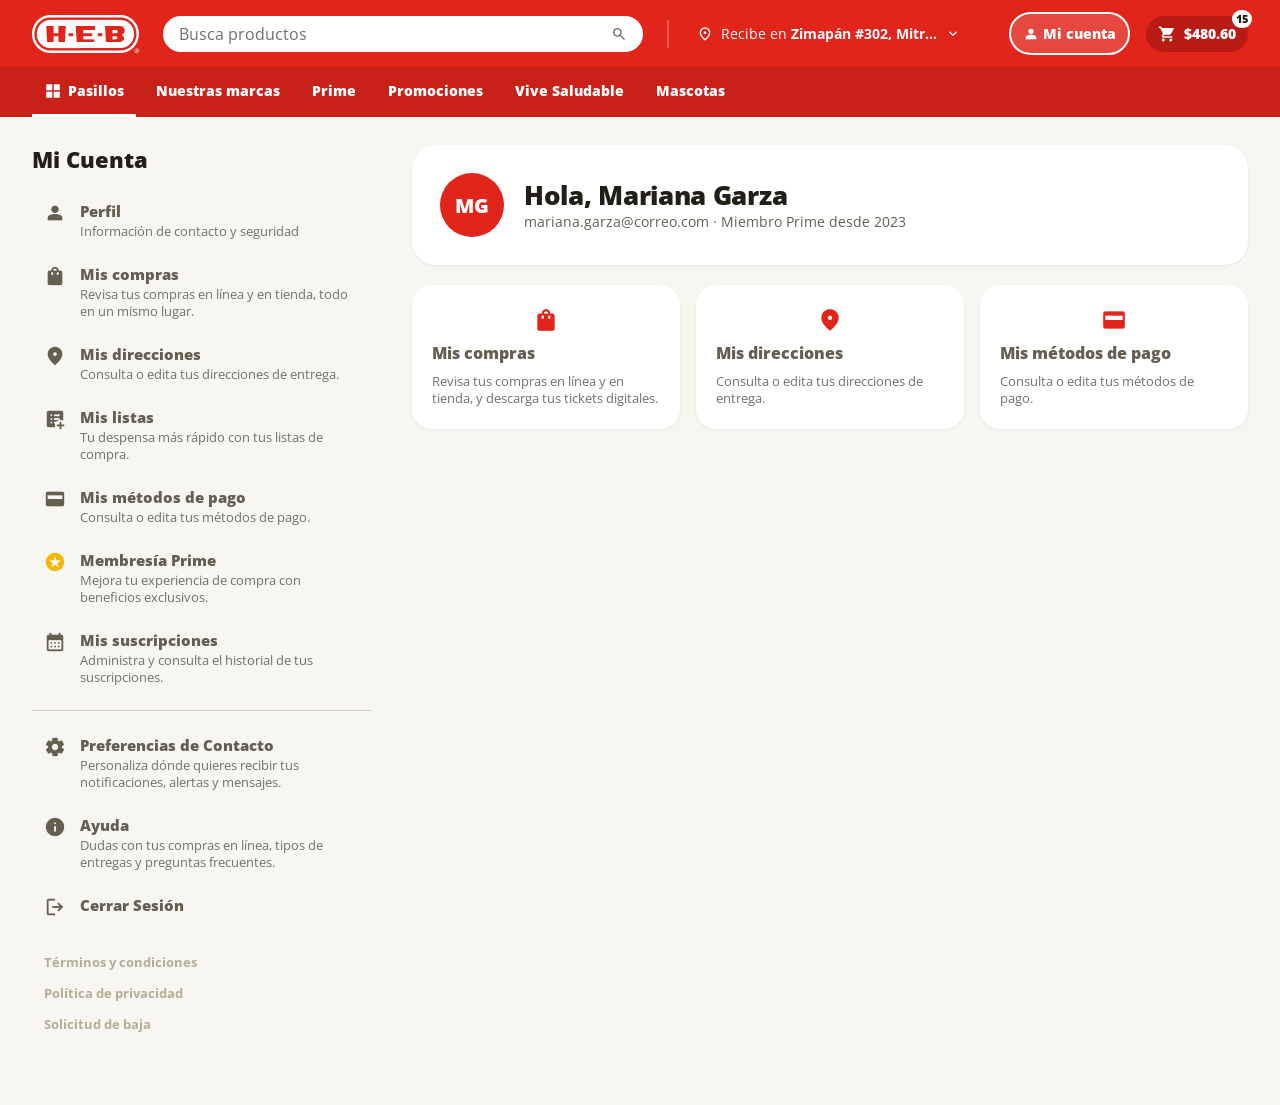
<file: index.html>
<!DOCTYPE html>
<html lang="es">
<head>
  <meta charset="UTF-8">
  <meta name="viewport" content="width=device-width, initial-scale=1.0">
  <title>Mi cuenta — H-E-B</title>
  <link rel="preconnect" href="https://fonts.googleapis.com">
  <link rel="preconnect" href="https://fonts.gstatic.com" crossorigin>
  <link href="https://fonts.googleapis.com/css2?family=Open+Sans:wght@400;600;700;800&display=swap" rel="stylesheet">
  <link href="https://fonts.googleapis.com/css2?family=Material+Symbols+Outlined:opsz,wght,FILL,GRAD@20..48,100..700,0..1,-50..200&display=swap" rel="stylesheet">
  <link rel="stylesheet" href="style.css?v=10">
  <link rel="stylesheet" href="cuenta.css?v=10">
</head>
<body>

<!-- ══ HEADER ══ -->
<header class="heb-header">
  <div class="heb-header-top">
    <button class="heb-icon-btn heb-header-lead-btn" aria-label="Menú"><span class="msi" aria-hidden="true">menu</span></button>

    <a class="heb-logo-link" href="index.html" aria-label="H-E-B">
      <img class="heb-logo" src="Assets/logo-heb-blanco.png" alt="H-E-B">
    </a>

    <button class="heb-search-bar" aria-label="Buscar en H-E-B">
      <span>Busca en H-E-B</span>
      <span class="msi" aria-hidden="true">search</span>
    </button>

    <div class="heb-search-desktop">
      <input type="text" placeholder="Busca productos" aria-label="Busca productos">
      <span class="msi" aria-hidden="true">search</span>
    </div>

    <div class="heb-header-divider" aria-hidden="true"></div>

    <button class="heb-delivery-pill">
      <span class="msi" aria-hidden="true">location_on</span>
      <span>Recibe en <strong>Zimapán #302, Mitr...</strong></span>
      <span class="msi" aria-hidden="true">keyboard_arrow_down</span>
    </button>

    <div class="heb-header-actions">
      <a class="heb-account-btn is-active" href="index.html">
        <span class="msi" aria-hidden="true">person</span><span>Mi cuenta</span>
      </a>
      <a class="heb-cart-btn" href="#">
        <span class="msi" aria-hidden="true">shopping_cart</span>
        <span>$480.60</span>
        <span class="heb-cart-badge">15</span>
      </a>
    </div>

    <a class="heb-icon-btn heb-cart-icon-btn" href="#" aria-label="Ir al carrito">
      <span class="msi" aria-hidden="true">shopping_cart</span>
      <span class="heb-cart-badge">15</span>
    </a>
  </div>

  <button class="heb-delivery-bar">
    ¿Cómo quieres recibir tu pedido?
    <span class="msi" aria-hidden="true">keyboard_arrow_down</span>
  </button>

  <nav class="heb-pleca" aria-label="Categorías">
    <button class="heb-pleca-item active"><span class="msi" aria-hidden="true">border_all</span> Pasillos</button>
    <button class="heb-pleca-item">Nuestras marcas</button>
    <button class="heb-pleca-item">Prime</button>
    <button class="heb-pleca-item">Promociones</button>
    <button class="heb-pleca-item">Vive Saludable</button>
    <button class="heb-pleca-item">Mascotas</button>
  </nav>
</header>

<!-- ══ CONTENIDO ══ -->
<main class="heb-main">

  <div class="page-bar page-bar--mobile-only">
    <a class="back-btn" href="#" aria-label="Regresar"><span class="msi" aria-hidden="true">arrow_back</span></a>
    <h1 class="vt-title">Mi cuenta</h1>
    <span class="page-bar-spacer" aria-hidden="true"></span>
  </div>

  <div class="acct-greet">
    <div class="acct-avatar" aria-hidden="true">MG</div>
    <div>
      <div class="acct-greet-hello">Hola,</div>
      <div class="acct-greet-name">Mariana Garza</div>
    </div>
  </div>

  <div class="account-layout">

    <!-- Navegación de la cuenta: contenido en mobile/tablet · sidebar en desktop -->
    <aside class="account-sidebar account-sidebar--page" aria-label="Mi cuenta">
      <h2 class="acct-title">Mi Cuenta</h2>

      <nav class="acct-nav">
        <a class="acct-item" href="#">
          <span class="msi" aria-hidden="true">person</span>
          <span class="acct-item-text"><strong>Perfil</strong><small>Información de contacto y seguridad</small></span>
          <span class="msi acct-chevron" aria-hidden="true">chevron_right</span>
        </a>

        <a class="acct-item" href="compras.html">
          <span class="msi" aria-hidden="true">shopping_bag</span>
          <span class="acct-item-text"><strong>Mis compras</strong><small>Revisa tus compras en línea y en tienda, todo en un mismo lugar.</small></span>
          <span class="msi acct-chevron" aria-hidden="true">chevron_right</span>
        </a>

        <a class="acct-item" href="#">
          <span class="msi" aria-hidden="true">location_on</span>
          <span class="acct-item-text"><strong>Mis direcciones</strong><small>Consulta o edita tus direcciones de entrega.</small></span>
          <span class="msi acct-chevron" aria-hidden="true">chevron_right</span>
        </a>

        <a class="acct-item" href="#">
          <span class="msi" aria-hidden="true">list_alt_add</span>
          <span class="acct-item-text"><strong>Mis listas</strong><small>Tu despensa más rápido con tus listas de compra.</small></span>
          <span class="msi acct-chevron" aria-hidden="true">chevron_right</span>
        </a>

        <a class="acct-item" href="#">
          <span class="msi" aria-hidden="true">credit_card</span>
          <span class="acct-item-text"><strong>Mis métodos de pago</strong><small>Consulta o edita tus métodos de pago.</small></span>
          <span class="msi acct-chevron" aria-hidden="true">chevron_right</span>
        </a>

        <a class="acct-item acct-item--prime" href="#">
          <span class="msi msi-fill" aria-hidden="true">stars</span>
          <span class="acct-item-text"><strong>Membresía Prime</strong><small>Mejora tu experiencia de compra con beneficios exclusivos.</small></span>
          <span class="msi acct-chevron" aria-hidden="true">chevron_right</span>
        </a>

        <a class="acct-item" href="#">
          <span class="msi" aria-hidden="true">calendar_month</span>
          <span class="acct-item-text"><strong>Mis suscripciones</strong><small>Administra y consulta el historial de tus suscripciones.</small></span>
          <span class="msi acct-chevron" aria-hidden="true">chevron_right</span>
        </a>

        <div class="acct-divider" role="separator"></div>

        <a class="acct-item" href="#">
          <span class="msi" aria-hidden="true">settings</span>
          <span class="acct-item-text"><strong>Preferencias de Contacto</strong><small>Personaliza dónde quieres recibir tus notificaciones, alertas y mensajes.</small></span>
          <span class="msi acct-chevron" aria-hidden="true">chevron_right</span>
        </a>

        <a class="acct-item" href="#">
          <span class="msi" aria-hidden="true">info</span>
          <span class="acct-item-text"><strong>Ayuda</strong><small>Dudas con tus compras en línea, tipos de entregas y preguntas frecuentes.</small></span>
          <span class="msi acct-chevron" aria-hidden="true">chevron_right</span>
        </a>

        <a class="acct-item" href="#">
          <span class="msi" aria-hidden="true">logout</span>
          <span class="acct-item-text"><strong>Cerrar Sesión</strong></span>
        </a>
      </nav>

      <div class="acct-legal">
        <a href="#">Términos y condiciones</a>
        <a href="#">Política de privacidad</a>
        <a href="#">Solicitud de baja</a>
      </div>
    </aside>

    <!-- Panel de bienvenida — sólo desktop -->
    <div class="account-main">
      <div class="acct-welcome">
        <div class="acct-hero">
          <div class="acct-avatar" aria-hidden="true">MG</div>
          <div>
            <div class="acct-hero-name">Hola, Mariana Garza</div>
            <div class="acct-hero-sub">mariana.garza@correo.com · Miembro Prime desde 2023</div>
          </div>
        </div>

        <div class="acct-tiles">
          <a class="acct-tile" href="compras.html">
            <span class="msi" aria-hidden="true">shopping_bag</span>
            <strong>Mis compras</strong>
            <small>Revisa tus compras en línea y en tienda, y descarga tus tickets digitales.</small>
          </a>
          <a class="acct-tile" href="#">
            <span class="msi" aria-hidden="true">location_on</span>
            <strong>Mis direcciones</strong>
            <small>Consulta o edita tus direcciones de entrega.</small>
          </a>
          <a class="acct-tile" href="#">
            <span class="msi" aria-hidden="true">credit_card</span>
            <strong>Mis métodos de pago</strong>
            <small>Consulta o edita tus métodos de pago.</small>
          </a>
        </div>
      </div>
    </div>

  </div>
</main>

<script src="app.js?v=10"></script>
</body>
</html>
</file>
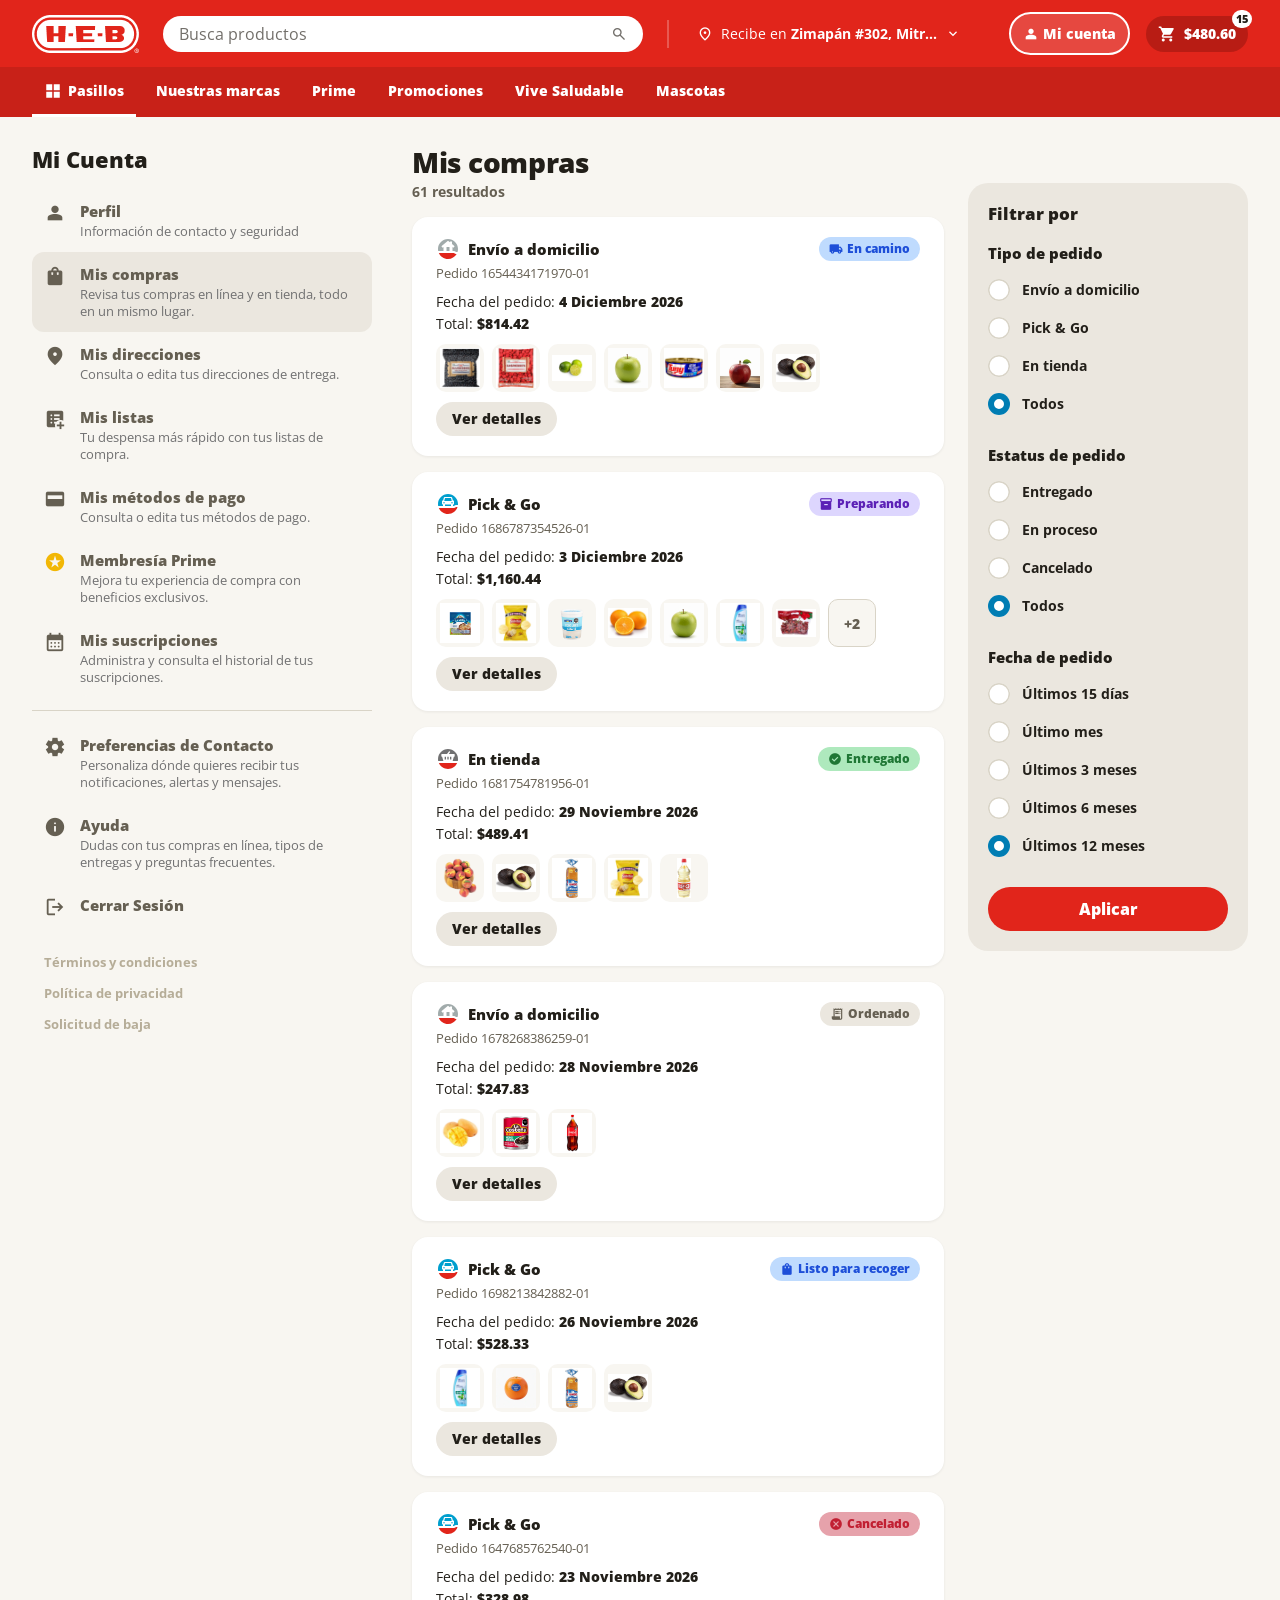
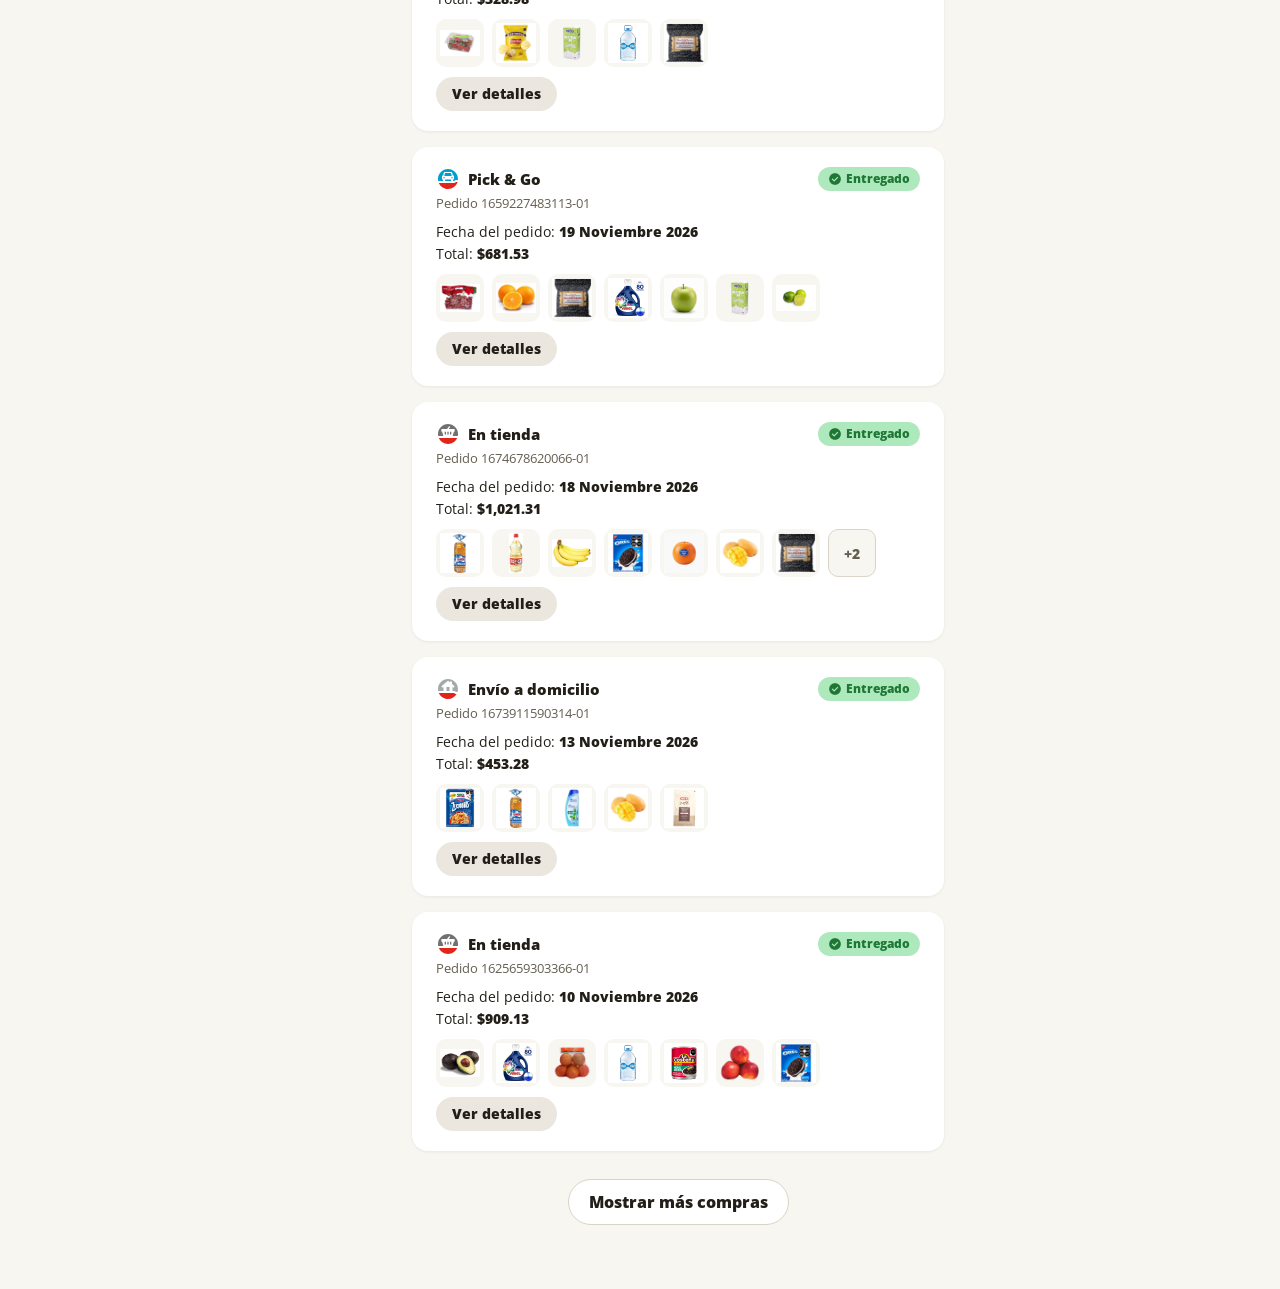
<file: compras.html>
<!DOCTYPE html>
<html lang="es">
<head>
  <meta charset="UTF-8">
  <meta name="viewport" content="width=device-width, initial-scale=1.0">
  <title>Mis compras — H-E-B</title>
  <link rel="preconnect" href="https://fonts.googleapis.com">
  <link rel="preconnect" href="https://fonts.gstatic.com" crossorigin>
  <link href="https://fonts.googleapis.com/css2?family=Open+Sans:wght@400;600;700;800&display=swap" rel="stylesheet">
  <link href="https://fonts.googleapis.com/css2?family=Material+Symbols+Outlined:opsz,wght,FILL,GRAD@20..48,100..700,0..1,-50..200&display=swap" rel="stylesheet">
  <link rel="stylesheet" href="style.css?v=10">
  <link rel="stylesheet" href="cuenta.css?v=10">
  <link rel="stylesheet" href="compras.css?v=10">
</head>
<body>

<!-- ══ HEADER ══ -->
<header class="heb-header">
  <div class="heb-header-top">
    <button class="heb-icon-btn heb-header-lead-btn" aria-label="Menú"><span class="msi" aria-hidden="true">menu</span></button>
    <a class="heb-logo-link" href="index.html" aria-label="H-E-B"><img class="heb-logo" src="Assets/logo-heb-blanco.png" alt="H-E-B"></a>
    <button class="heb-search-bar" aria-label="Buscar en H-E-B"><span>Busca en H-E-B</span><span class="msi" aria-hidden="true">search</span></button>
    <div class="heb-search-desktop"><input type="text" placeholder="Busca productos" aria-label="Busca productos"><span class="msi" aria-hidden="true">search</span></div>
    <div class="heb-header-divider" aria-hidden="true"></div>
    <button class="heb-delivery-pill">
      <span class="msi" aria-hidden="true">location_on</span>
      <span>Recibe en <strong>Zimapán #302, Mitr...</strong></span>
      <span class="msi" aria-hidden="true">keyboard_arrow_down</span>
    </button>
    <div class="heb-header-actions">
      <a class="heb-account-btn is-active" href="index.html"><span class="msi" aria-hidden="true">person</span><span>Mi cuenta</span></a>
      <a class="heb-cart-btn" href="#"><span class="msi" aria-hidden="true">shopping_cart</span><span>$480.60</span><span class="heb-cart-badge">15</span></a>
    </div>
    <a class="heb-icon-btn heb-cart-icon-btn" href="#" aria-label="Ir al carrito"><span class="msi" aria-hidden="true">shopping_cart</span><span class="heb-cart-badge">15</span></a>
  </div>

  <button class="heb-delivery-bar">¿Cómo quieres recibir tu pedido?<span class="msi" aria-hidden="true">keyboard_arrow_down</span></button>

  <nav class="heb-pleca" aria-label="Categorías">
    <button class="heb-pleca-item active"><span class="msi" aria-hidden="true">border_all</span> Pasillos</button>
    <button class="heb-pleca-item">Nuestras marcas</button>
    <button class="heb-pleca-item">Prime</button>
    <button class="heb-pleca-item">Promociones</button>
    <button class="heb-pleca-item">Vive Saludable</button>
    <button class="heb-pleca-item">Mascotas</button>
  </nav>
</header>

<!-- ══ CONTENIDO ══ -->
<main class="heb-main">

  <div class="page-bar page-bar--mobile-only">
    <a class="back-btn" href="index.html" aria-label="Regresar a Mi cuenta"><span class="msi" aria-hidden="true">arrow_back</span></a>
    <h1 class="vt-title">Mis compras</h1>
    <span class="page-bar-spacer" aria-hidden="true"></span>
  </div>

  <div class="account-layout">

    <!-- Navegación de la cuenta — sólo desktop -->
    <aside class="account-sidebar" aria-label="Mi cuenta">
      <h2 class="acct-title">Mi Cuenta</h2>
      <nav class="acct-nav">
        <a class="acct-item" href="#"><span class="msi" aria-hidden="true">person</span><span class="acct-item-text"><strong>Perfil</strong><small>Información de contacto y seguridad</small></span></a>
        <a class="acct-item is-active" href="compras.html" aria-current="page"><span class="msi" aria-hidden="true">shopping_bag</span><span class="acct-item-text"><strong>Mis compras</strong><small>Revisa tus compras en línea y en tienda, todo en un mismo lugar.</small></span></a>
        <a class="acct-item" href="#"><span class="msi" aria-hidden="true">location_on</span><span class="acct-item-text"><strong>Mis direcciones</strong><small>Consulta o edita tus direcciones de entrega.</small></span></a>
        <a class="acct-item" href="#"><span class="msi" aria-hidden="true">list_alt_add</span><span class="acct-item-text"><strong>Mis listas</strong><small>Tu despensa más rápido con tus listas de compra.</small></span></a>
        <a class="acct-item" href="#"><span class="msi" aria-hidden="true">credit_card</span><span class="acct-item-text"><strong>Mis métodos de pago</strong><small>Consulta o edita tus métodos de pago.</small></span></a>
        <a class="acct-item acct-item--prime" href="#"><span class="msi msi-fill" aria-hidden="true">stars</span><span class="acct-item-text"><strong>Membresía Prime</strong><small>Mejora tu experiencia de compra con beneficios exclusivos.</small></span></a>
        <a class="acct-item" href="#"><span class="msi" aria-hidden="true">calendar_month</span><span class="acct-item-text"><strong>Mis suscripciones</strong><small>Administra y consulta el historial de tus suscripciones.</small></span></a>
        <div class="acct-divider" role="separator"></div>
        <a class="acct-item" href="#"><span class="msi" aria-hidden="true">settings</span><span class="acct-item-text"><strong>Preferencias de Contacto</strong><small>Personaliza dónde quieres recibir tus notificaciones, alertas y mensajes.</small></span></a>
        <a class="acct-item" href="#"><span class="msi" aria-hidden="true">info</span><span class="acct-item-text"><strong>Ayuda</strong><small>Dudas con tus compras en línea, tipos de entregas y preguntas frecuentes.</small></span></a>
        <a class="acct-item" href="#"><span class="msi" aria-hidden="true">logout</span><span class="acct-item-text"><strong>Cerrar Sesión</strong></span></a>
      </nav>
      <div class="acct-legal">
        <a href="#">Términos y condiciones</a>
        <a href="#">Política de privacidad</a>
        <a href="#">Solicitud de baja</a>
      </div>
    </aside>

    <div class="account-main">

      <div class="compras-head"><h1 class="vt-title">Mis compras</h1></div>

      <div class="compras-layout">

        <div class="compras-col">
          <div class="compras-toolbar">
            <span class="compras-count" id="comprasCount" aria-live="polite">61 resultados</span>
            <button class="filtros-btn" id="filtrosBtn" onclick="openFiltros()">
              <span class="msi" aria-hidden="true">tune</span> Filtros
              <span class="filtros-dot" aria-hidden="true"></span>
            </button>
          </div>

          <div class="compras-list" id="comprasList"></div>

          <div class="compras-empty" id="comprasEmpty">
            <span class="msi" aria-hidden="true">receipt_long</span>
            <h2>No encontramos compras</h2>
            <p>Ajusta los filtros de tipo, estatus o rango de fechas para ver más resultados.</p>
            <button class="btn btn-outline btn-sm" onclick="resetFiltros()">Limpiar filtros</button>
          </div>

          <div class="compras-more" id="comprasMore" hidden>
            <button class="btn btn-outline" onclick="showMore()">Mostrar más compras</button>
          </div>
        </div>

        <!-- Panel de filtros — sólo desktop -->
        <aside class="filters-panel" aria-label="Filtrar compras">
          <h2>Filtrar por</h2>
          <div id="filtrosPanelBody"></div>
          <button class="btn btn-primary btn-block" onclick="applyFiltros()">Aplicar</button>
        </aside>

      </div>
    </div>
  </div>
</main>

<!-- ══ MODAL DE FILTROS — mobile y tablet ══ -->
<div class="overlay" id="filtrosOverlay" hidden onclick="closeFiltros()"></div>
<div class="modal modal--auto" id="filtrosModal" hidden role="dialog" aria-modal="true" aria-labelledby="filtrosTitle">
  <div class="modal-sheet">
    <div class="modal-header">
      <span class="modal-header-spacer" aria-hidden="true"></span>
      <h2 class="modal-title" id="filtrosTitle">Filtrar por</h2>
      <button class="modal-close" onclick="closeFiltros()" aria-label="Cerrar"><span class="msi" aria-hidden="true">close</span></button>
    </div>
    <div class="modal-body">
      <div class="stagger" id="filtrosSheetBody"></div>
    </div>
    <div class="modal-footer">
      <button class="btn btn-primary btn-block" onclick="applyFiltros()" data-autofocus>Aplicar</button>
    </div>
  </div>
</div>

<script src="data.js?v=10"></script>
<script src="app.js?v=10"></script>
<script src="compras.js?v=10"></script>
</body>
</html>
</file>
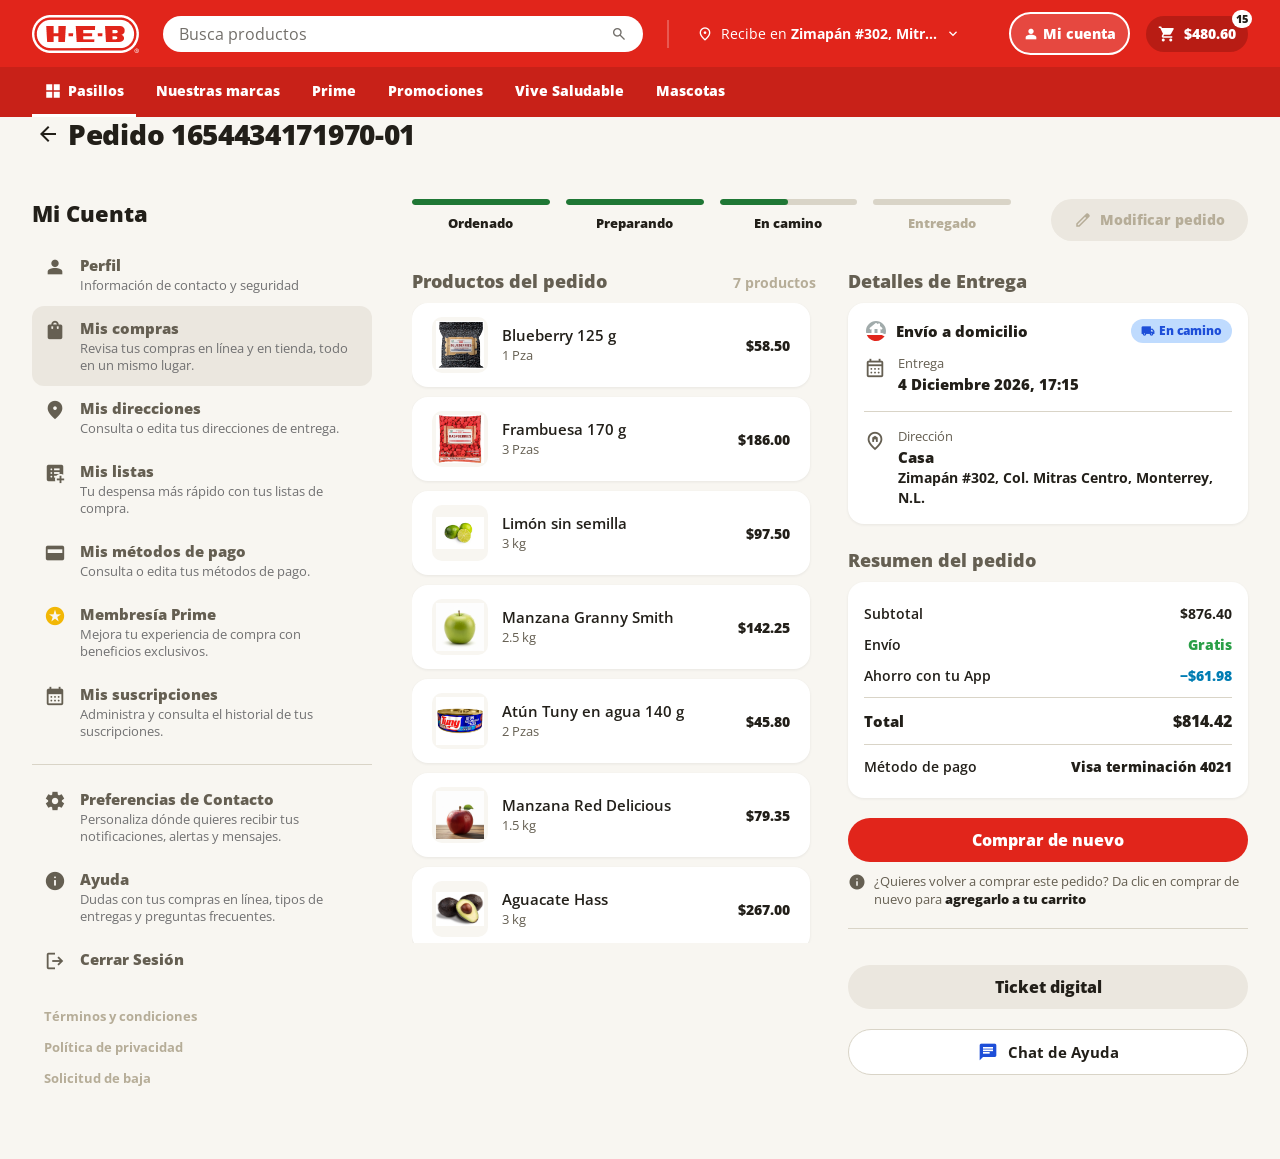
<file: pedido.html>
<!DOCTYPE html>
<html lang="es">
<head>
  <meta charset="UTF-8">
  <meta name="viewport" content="width=device-width, initial-scale=1.0">
  <title>Detalle de compra — H-E-B</title>
  <link rel="preconnect" href="https://fonts.googleapis.com">
  <link rel="preconnect" href="https://fonts.gstatic.com" crossorigin>
  <link href="https://fonts.googleapis.com/css2?family=Open+Sans:wght@400;600;700;800&display=swap" rel="stylesheet">
  <link href="https://fonts.googleapis.com/css2?family=Material+Symbols+Outlined:opsz,wght,FILL,GRAD@20..48,100..700,0..1,-50..200&display=swap" rel="stylesheet">
  <link rel="stylesheet" href="style.css?v=10">
  <link rel="stylesheet" href="cuenta.css?v=10">
  <link rel="stylesheet" href="pedido.css?v=10">
  <link rel="stylesheet" href="ticket.css?v=10">
</head>
<body>

<!-- ══ HEADER ══ -->
<header class="heb-header">
  <div class="heb-header-top">
    <button class="heb-icon-btn heb-header-lead-btn" aria-label="Menú"><span class="msi" aria-hidden="true">menu</span></button>
    <a class="heb-logo-link" href="index.html" aria-label="H-E-B"><img class="heb-logo" src="Assets/logo-heb-blanco.png" alt="H-E-B"></a>
    <button class="heb-search-bar" aria-label="Buscar en H-E-B"><span>Busca en H-E-B</span><span class="msi" aria-hidden="true">search</span></button>
    <div class="heb-search-desktop"><input type="text" placeholder="Busca productos" aria-label="Busca productos"><span class="msi" aria-hidden="true">search</span></div>
    <div class="heb-header-divider" aria-hidden="true"></div>
    <button class="heb-delivery-pill">
      <span class="msi" aria-hidden="true">location_on</span>
      <span>Recibe en <strong>Zimapán #302, Mitr...</strong></span>
      <span class="msi" aria-hidden="true">keyboard_arrow_down</span>
    </button>
    <div class="heb-header-actions">
      <a class="heb-account-btn is-active" href="index.html"><span class="msi" aria-hidden="true">person</span><span>Mi cuenta</span></a>
      <a class="heb-cart-btn" href="#"><span class="msi" aria-hidden="true">shopping_cart</span><span id="cartTotal">$480.60</span><span class="heb-cart-badge" id="cartBadge">15</span></a>
    </div>
    <a class="heb-icon-btn heb-cart-icon-btn" href="#" aria-label="Ir al carrito"><span class="msi" aria-hidden="true">shopping_cart</span><span class="heb-cart-badge">15</span></a>
  </div>

  <button class="heb-delivery-bar">¿Cómo quieres recibir tu pedido?<span class="msi" aria-hidden="true">keyboard_arrow_down</span></button>

  <nav class="heb-pleca" aria-label="Categorías">
    <button class="heb-pleca-item active"><span class="msi" aria-hidden="true">border_all</span> Pasillos</button>
    <button class="heb-pleca-item">Nuestras marcas</button>
    <button class="heb-pleca-item">Prime</button>
    <button class="heb-pleca-item">Promociones</button>
    <button class="heb-pleca-item">Vive Saludable</button>
    <button class="heb-pleca-item">Mascotas</button>
  </nav>
</header>

<!-- ══ CONTENIDO ══ -->
<main class="heb-main">

  <div class="page-bar">
    <a class="back-btn" href="compras.html" aria-label="Regresar a Mis compras"><span class="msi" aria-hidden="true">arrow_back</span></a>
    <h1 class="vt-title" id="pedidoTitle">Pedido</h1>
    <span class="title-status" id="titleStatus" hidden>Cancelado</span>
    <span class="page-bar-spacer" aria-hidden="true"></span>
  </div>

  <div class="account-layout">

    <!-- Navegación de la cuenta — sólo desktop -->
    <aside class="account-sidebar" aria-label="Mi cuenta">
      <h2 class="acct-title">Mi Cuenta</h2>
      <nav class="acct-nav">
        <a class="acct-item" href="#"><span class="msi" aria-hidden="true">person</span><span class="acct-item-text"><strong>Perfil</strong><small>Información de contacto y seguridad</small></span></a>
        <a class="acct-item is-active" href="compras.html"><span class="msi" aria-hidden="true">shopping_bag</span><span class="acct-item-text"><strong>Mis compras</strong><small>Revisa tus compras en línea y en tienda, todo en un mismo lugar.</small></span></a>
        <a class="acct-item" href="#"><span class="msi" aria-hidden="true">location_on</span><span class="acct-item-text"><strong>Mis direcciones</strong><small>Consulta o edita tus direcciones de entrega.</small></span></a>
        <a class="acct-item" href="#"><span class="msi" aria-hidden="true">list_alt_add</span><span class="acct-item-text"><strong>Mis listas</strong><small>Tu despensa más rápido con tus listas de compra.</small></span></a>
        <a class="acct-item" href="#"><span class="msi" aria-hidden="true">credit_card</span><span class="acct-item-text"><strong>Mis métodos de pago</strong><small>Consulta o edita tus métodos de pago.</small></span></a>
        <a class="acct-item acct-item--prime" href="#"><span class="msi msi-fill" aria-hidden="true">stars</span><span class="acct-item-text"><strong>Membresía Prime</strong><small>Mejora tu experiencia de compra con beneficios exclusivos.</small></span></a>
        <a class="acct-item" href="#"><span class="msi" aria-hidden="true">calendar_month</span><span class="acct-item-text"><strong>Mis suscripciones</strong><small>Administra y consulta el historial de tus suscripciones.</small></span></a>
        <div class="acct-divider" role="separator"></div>
        <a class="acct-item" href="#"><span class="msi" aria-hidden="true">settings</span><span class="acct-item-text"><strong>Preferencias de Contacto</strong><small>Personaliza dónde quieres recibir tus notificaciones, alertas y mensajes.</small></span></a>
        <a class="acct-item" href="#"><span class="msi" aria-hidden="true">info</span><span class="acct-item-text"><strong>Ayuda</strong><small>Dudas con tus compras en línea, tipos de entregas y preguntas frecuentes.</small></span></a>
        <a class="acct-item" href="#"><span class="msi" aria-hidden="true">logout</span><span class="acct-item-text"><strong>Cerrar Sesión</strong></span></a>
      </nav>
      <div class="acct-legal">
        <a href="#">Términos y condiciones</a>
        <a href="#">Política de privacidad</a>
        <a href="#">Solicitud de baja</a>
      </div>
    </aside>

    <div class="account-main">

      <!-- Seguimiento del pedido — oculto en compras "En tienda" -->
      <section class="progress-row" id="progressRow" hidden>
        <div class="order-progress" id="orderProgress"></div>
        <button class="modificar-btn" id="modificarBtn">
          <span class="msi" aria-hidden="true">edit</span> Modificar pedido
        </button>
      </section>

      <div class="pedido-layout">

        <!-- 1 · Detalles de entrega -->
        <section class="pl-entrega">
          <div class="section-head"><h2>Detalles de Entrega</h2></div>
          <div class="card" id="pedidoHero"></div>
        </section>

        <!-- 2 · Productos -->
        <section class="pl-productos">
          <div class="section-head">
            <h2>Productos del pedido</h2>
            <span class="count" id="prodCount"></span>
          </div>
          <div class="product-list" id="productList"></div>
        </section>

        <!-- 3 · Comprar de nuevo -->
        <section class="pl-rebuy">
          <div class="rebuy">
            <button class="btn btn-primary btn-block" id="rebuyBtn">Comprar de nuevo</button>
            <div class="rebuy-note">
              <span class="msi msi-fill" aria-hidden="true">info</span>
              <p>¿Quieres volver a comprar este pedido? Da clic en comprar de nuevo para <strong>agregarlo a tu carrito</strong></p>
            </div>
            <div class="cta-divider" role="separator"></div>
          </div>
        </section>

        <!-- 4 · Resumen -->
        <section class="pl-resumen">
          <div class="section-head"><h2>Resumen del pedido</h2></div>
          <div class="card" id="resumen"></div>
        </section>

        <!-- 5 · Ticket digital y ayuda -->
        <section class="pl-ctas">
          <div class="pedido-ctas">
            <button class="btn btn-secondary btn-block" id="ticketBtn" onclick="openTicket()">Ticket digital</button>
            <button class="chat-btn"><span class="msi msi-fill" aria-hidden="true">chat</span> Chat de Ayuda</button>
          </div>
        </section>

      </div>
    </div>
  </div>
</main>

<!-- ══ MODAL — TICKET DIGITAL ══ -->
<div class="overlay" id="ticketOverlay" hidden onclick="closeTicket()"></div>
<div class="modal" id="ticketModal" hidden role="dialog" aria-modal="true" aria-labelledby="ticketModalTitle">
  <div class="modal-sheet">
    <div class="modal-header">
      <span class="modal-header-spacer" aria-hidden="true"></span>
      <h2 class="modal-title" id="ticketModalTitle">Ticket digital</h2>
      <button class="modal-close" onclick="closeTicket()" aria-label="Cerrar"><span class="msi" aria-hidden="true">close</span></button>
    </div>
    <p class="ticket-modal-sub" id="ticketNo"></p>
    <div class="modal-body">
      <div class="stagger">
        <div id="ticketHost"></div>
      </div>
    </div>
    <div class="modal-footer ticket-modal-footer">
      <button class="btn btn-primary btn-block" onclick="downloadTicket()" data-autofocus>
        <span class="msi" aria-hidden="true">download</span> Descargar ticket
      </button>
    </div>
  </div>
</div>

<!-- Contenedor exclusivo para impresión / guardar como PDF -->
<div id="printRoot" aria-hidden="true"></div>

<script src="data.js?v=10"></script>
<script src="app.js?v=10"></script>
<script src="pedido.js?v=10"></script>
</body>
</html>
</file>
<file: style.css>
/* ══════════════════════════════════════════════════════════════════════════
   Ticket Digital — H-E-B
   Base compartida: tokens, header, shell de página, botones, modales y
   transiciones. Hereda el sistema de diseño del proyecto "flujo-sustitutos".
   Breakpoints:  mobile ≤767px · tablet 768–1199px · desktop ≥1200px
   ══════════════════════════════════════════════════════════════════════════ */

*, *::before, *::after { box-sizing: border-box; margin: 0; padding: 0; }

:root {
  /* Brand */
  --red:       #e1251b;
  --red-dk:    #b81c14;
  --red-press: #871610;
  --blue:      #007db3;
  --blue-bg:   #e8f4fa;
  --magenta:   #d9238d;
  --amber:     #cd8100;
  --green:     #2a9f47;

  /* Ink */
  --ink:       #221f19;
  --ink-2:     #655f52;
  --ink-3:     #b6ad98;
  /* Rótulos de navegación (Ink/secondary) y descripciones (butter/Cold brew 600):
     en heb.com.mx los rótulos van en marrón, no en tinta plena — la tinta plena
     se reserva para el contenido (nombres, importes, direcciones). */
  --ink-nav:   #655f52;
  --ink-desc:  #717172;

  /* Surface */
  --bg:        #f8f6f1;
  --surface:   #ffffff;
  --subtle:    #ebe7df;
  --sunken:    #d9d4c7;

  /* Border */
  --border:    #d9d4c7;

  /* Status (tokens de Figma) */
  --success-ink:    #1f7735;
  --success-subtle: #aee9bd;
  --info-ink:       #1d4ed8;
  --info-subtle:    #bfdbfe;
  --danger-ink:     #c11f32;
  --danger-subtle:  #e6a2ab;
  --pending-ink:    #5b21b6;
  --pending-subtle: #ddd6fe;

  --fn: 'Open Sans', -apple-system, BlinkMacSystemFont, sans-serif;

  /* Motion — corta y ágil */
  --t-fast:   .12s;
  --t-base:   .2s;
  --ease-out: cubic-bezier(.22,.61,.36,1);
}

html { scroll-behavior: smooth; }

body {
  font-family: var(--fn);
  background: var(--bg);
  color: var(--ink);
  min-height: 100vh;
  -webkit-font-smoothing: antialiased;
}

/* ══ Transición entre páginas ══════════════════════════════════════════════
   Cross-document View Transitions. El root hace un cross-fade muy corto y
   las piezas con `view-transition-name` (título de página, tarjeta del pedido)
   se transforman de una vista a otra. En navegadores sin soporte la
   navegación es instantánea — progressive enhancement puro.               */
@view-transition { navigation: auto; }

::view-transition-old(root),
::view-transition-new(root) {
  animation-duration: var(--t-fast);
  animation-timing-function: ease-out;
}

/* Piezas que se "transforman" entre páginas */
::view-transition-group(page-title),
::view-transition-group(order-hero) {
  animation-duration: .22s;
  animation-timing-function: var(--ease-out);
}
::view-transition-old(order-hero),
::view-transition-new(order-hero) {
  height: 100%;
  object-fit: none;
  overflow: clip;
}

.vt-title { view-transition-name: page-title; }

/* ══ Iconos — Material Symbols Outlined ══ */
.msi {
  font-family: 'Material Symbols Outlined';
  font-weight: normal;
  font-style: normal;
  font-size: 24px;
  line-height: 1;
  letter-spacing: normal;
  text-transform: none;
  display: inline-flex;
  align-items: center;
  justify-content: center;
  white-space: nowrap;
  word-wrap: normal;
  direction: ltr;
  -webkit-font-smoothing: antialiased;
  font-variation-settings: 'FILL' 0, 'wght' 400, 'GRAD' 0, 'opsz' 24;
  user-select: none;
  flex-shrink: 0;
}
.msi-fill,
.heb-pleca-item .msi,
.heb-account-btn .msi,
.heb-cart-btn .msi,
.heb-cart-icon-btn .msi { font-variation-settings: 'FILL' 1, 'wght' 400, 'GRAD' 0, 'opsz' 24; }

/* ══════════════════════════════════════════════════════════════════════════
   HEADER
   ══════════════════════════════════════════════════════════════════════════ */
.heb-header {
  max-width: 480px;
  min-width: 320px;
  margin: 0 auto;
  position: sticky;
  top: 0;
  z-index: 30;
}

.heb-header-top {
  background: var(--red);
  display: flex;
  align-items: center;
  gap: 8px;
  padding: 16px;
}

.heb-icon-btn {
  background: none;
  border: none;
  cursor: pointer;
  flex-shrink: 0;
  padding: 4px;
  border-radius: 9999px;
  display: flex;
  align-items: center;
  justify-content: center;
  color: white;
  transition: background var(--t-fast);
  text-decoration: none;
}
.heb-icon-btn:hover { background: rgba(255,255,255,.12); }

.heb-logo-link { flex-shrink: 0; display: flex; align-items: center; }
.heb-logo { height: 32px; width: auto; display: block; }

.heb-search-bar {
  flex: 1;
  min-width: 0;
  background: white;
  border: none;
  border-radius: 32px;
  height: 36px;
  padding: 0 16px;
  display: flex;
  align-items: center;
  justify-content: space-between;
  gap: 16px;
  cursor: pointer;
  font-family: var(--fn);
}
.heb-search-bar span {
  font-size: 14px;
  color: var(--ink-2);
  overflow: hidden;
  text-overflow: ellipsis;
  white-space: nowrap;
}
.heb-search-bar .msi { color: var(--ink-2); font-size: 16px; }

.heb-search-desktop {
  display: none;
  align-items: center;
  gap: 16px;
  background: white;
  border-radius: 32px;
  height: 36px;
  width: 480px;
  max-width: 512px;
  padding: 0 16px;
  flex-shrink: 1;
}
.heb-search-desktop input {
  flex: 1; min-width: 0; border: none; outline: none; background: none;
  font-family: var(--fn); font-size: 16px; color: var(--ink);
}
.heb-search-desktop input::placeholder { color: #726f6a; }
.heb-search-desktop .msi { color: #726f6a; font-size: 16px; }

.heb-header-divider { display: none; width: 2px; height: 28px; background: rgba(255,255,255,.24); flex-shrink: 0; }

.heb-delivery-pill {
  display: none;
  align-items: center;
  gap: 8px;
  background: none;
  border: none;
  cursor: pointer;
  color: white;
  font-family: var(--fn);
  font-size: 14px;
  height: 36px;
  padding: 8px 4px;
  white-space: nowrap;
  flex-shrink: 0;
  border-radius: 9999px;
  transition: background var(--t-fast);
}
.heb-delivery-pill:hover { background: rgba(255,255,255,.08); }
.heb-delivery-pill .msi { font-size: 16px; }

.heb-header-actions { display: none; align-items: center; gap: 16px; margin-left: auto; flex-shrink: 0; }

.heb-account-btn {
  display: inline-flex; align-items: center; gap: 4px;
  background: none; border: 2px solid #ea817b; border-radius: 9999px;
  padding: 10px 12px; color: white; font-family: var(--fn);
  font-size: 14px; font-weight: 800; cursor: pointer; white-space: nowrap;
  text-decoration: none; transition: background var(--t-fast);
}
.heb-account-btn:hover { background: rgba(255,255,255,.10); }
.heb-account-btn.is-active { background: rgba(255,255,255,.16); border-color: #fff; }
.heb-account-btn .msi { font-size: 16px; }

.heb-cart-btn {
  display: inline-flex; align-items: center; gap: 8px;
  background: var(--red-dk); height: 36px; padding: 8px 12px;
  border-radius: 9999px; color: white; font-family: var(--fn);
  font-size: 14px; font-weight: 800; position: relative; white-space: nowrap;
  text-decoration: none; transition: background var(--t-fast);
}
.heb-cart-btn:hover { background: var(--red-press); }
.heb-cart-btn .msi { font-size: 18px; }

.heb-cart-badge {
  position: absolute; top: -6px; right: -4px;
  background: white; color: var(--ink);
  font-size: 11px; font-weight: 800; line-height: 1;
  min-width: 18px; height: 18px; padding: 0 4px;
  border-radius: 9999px; display: flex; align-items: center; justify-content: center;
}
.heb-cart-icon-btn { position: relative; }
.heb-cart-icon-btn .heb-cart-badge { background: white; }

.heb-delivery-bar {
  width: 100%;
  background: #c82118;
  border: none;
  color: white;
  font-family: var(--fn);
  font-size: 14px;
  font-weight: 800;
  padding: 10px 16px;
  display: flex;
  align-items: center;
  justify-content: center;
  gap: 4px;
  cursor: pointer;
}
.heb-delivery-bar .msi { font-size: 18px; }

.heb-pleca {
  display: none;
  align-items: center;
  gap: 8px;
  background: #c82118;
  padding: 0 32px;
}
.heb-pleca-item {
  display: inline-flex; align-items: center; gap: 6px;
  background: none; border: none; cursor: pointer;
  color: white; font-family: var(--fn); font-size: 14px; font-weight: 800;
  padding: 14px 12px; white-space: nowrap;
  border-bottom: 3px solid transparent;
  transition: border-color var(--t-fast), background var(--t-fast);
}
.heb-pleca-item:hover { background: rgba(0,0,0,.10); }
.heb-pleca-item.active { border-bottom-color: white; }
.heb-pleca-item .msi { font-size: 18px; }

/* ══════════════════════════════════════════════════════════════════════════
   SHELL DE PÁGINA
   ══════════════════════════════════════════════════════════════════════════ */
.heb-main {
  max-width: 480px;
  min-width: 320px;
  margin: 0 auto;
  padding-bottom: 56px;
}

/* Barra de título mobile: back + título centrado */
.page-bar {
  display: flex;
  align-items: center;
  gap: 8px;
  padding: 16px;
  background: var(--bg);
  position: sticky;
  top: 0;
  z-index: 20;
}
.page-bar .back-btn { margin-right: -4px; }
.page-bar h1 {
  flex: 1;
  text-align: center;
  font-size: 20px;
  font-weight: 800;
  line-height: 24px;
  color: var(--ink);
  min-width: 0;
  overflow: hidden;
  text-overflow: ellipsis;
  white-space: nowrap;
}
.page-bar .page-bar-spacer { width: 32px; flex-shrink: 0; }

.back-btn {
  background: none; border: none; cursor: pointer;
  color: var(--ink); padding: 4px; border-radius: 9999px;
  display: flex; align-items: center; justify-content: center;
  flex-shrink: 0; text-decoration: none;
  transition: background var(--t-fast);
}
.back-btn:hover { background: rgba(34,31,25,.07); }

/* Layout desktop: sidebar de Mi Cuenta + contenido */
.account-layout { display: block; }
.account-sidebar { display: none; }

/* ══════════════════════════════════════════════════════════════════════════
   BOTONES
   ══════════════════════════════════════════════════════════════════════════ */
.btn {
  display: inline-flex; align-items: center; justify-content: center; gap: 8px;
  font-family: var(--fn); font-size: 16px; font-weight: 800; line-height: 20px;
  border: none; border-radius: 9999px; padding: 12px 20px;
  cursor: pointer; text-decoration: none; white-space: nowrap;
  transition: background var(--t-fast), transform .1s, box-shadow var(--t-fast), opacity var(--t-fast);
}
.btn:active:not(:disabled) { transform: scale(.985); }
.btn:disabled { opacity: .45; cursor: not-allowed; }

.btn-primary { background: var(--red); color: white; }
.btn-primary:hover:not(:disabled) { background: var(--red-dk); }
.btn-primary:active:not(:disabled) { background: var(--red-press); }

.btn-secondary { background: var(--subtle); color: var(--ink); }
.btn-secondary:hover:not(:disabled) { background: var(--sunken); }

.btn-outline { background: var(--surface); color: var(--ink); border: 1.5px solid var(--border); }
.btn-outline:hover:not(:disabled) { background: var(--subtle); }

.btn-sm { font-size: 14px; line-height: 18px; padding: 8px 16px; }
.btn-block { display: flex; width: 100%; }

/* ══════════════════════════════════════════════════════════════════════════
   BADGES DE ESTATUS
   ══════════════════════════════════════════════════════════════════════════ */
.status-badge {
  display: inline-flex; align-items: center; gap: 4px;
  font-size: 12px; font-weight: 800; line-height: 16px;
  padding: 4px 10px; border-radius: 9999px; white-space: nowrap;
}
.status-badge .msi { font-size: 14px; }
.status-badge.is-entregado  { background: var(--success-subtle); color: var(--success-ink); }
.status-badge.is-camino     { background: var(--info-subtle);    color: var(--info-ink); }
.status-badge.is-preparando { background: var(--pending-subtle); color: var(--pending-ink); }
.status-badge.is-ordenado   { background: var(--subtle);         color: var(--ink-2); }
.status-badge.is-cancelado  { background: var(--danger-subtle);  color: var(--danger-ink); }

/* ══════════════════════════════════════════════════════════════════════════
   MODAL / OVERLAY
   mobile  → bottom sheet
   tablet  → sheet centrado con esquinas redondeadas
   desktop → drawer anclado a la derecha
   ══════════════════════════════════════════════════════════════════════════ */
.overlay {
  position: fixed; inset: 0;
  background: rgba(34,31,25,.45);
  z-index: 100;
  opacity: 0;
  transition: opacity var(--t-base) ease-out;
  -webkit-backdrop-filter: blur(1px);
  backdrop-filter: blur(1px);
}
.overlay.open { opacity: 1; }
.overlay[hidden] { display: none; }

.modal {
  position: fixed;
  left: 50%; bottom: 0;
  transform: translateX(-50%);
  width: 100%;
  max-width: 480px;
  height: 92vh;
  max-height: 92dvh;
  z-index: 101;
  display: flex;
  flex-direction: column;
}
.modal[hidden] { display: none; }

.modal-sheet {
  background: var(--surface);
  border-radius: 24px 24px 0 0;
  display: flex;
  flex-direction: column;
  height: 100%;
  overflow: hidden;
  box-shadow: 0 -4px 18px rgba(0,0,0,.15);
  transform: translateY(100%);
  transition: transform var(--t-base) var(--ease-out);
}
.modal.open .modal-sheet { transform: translateY(0); }

.modal--auto { height: auto; bottom: 0; top: auto; max-height: 92dvh; }
.modal--auto .modal-sheet { height: auto; max-height: 92dvh; }

@media (min-width: 768px) and (max-width: 1199px) {
  .modal { max-width: 600px; height: 86vh; max-height: 86dvh; bottom: 0; }
  .modal-sheet { border-radius: 24px 24px 0 0; }
  .modal--auto { height: auto; }
}

@media (min-width: 1200px) {
  .modal {
    left: auto; right: 0; top: 0; bottom: 0;
    transform: none;
    width: 520px; max-width: 520px;
    height: 100%; max-height: none;
  }
  .modal-sheet {
    border-radius: 0;
    height: 100%; max-height: none;
    transform: translateX(100%);
    box-shadow: -4px 0 22px rgba(0,0,0,.16);
  }
  .modal.open .modal-sheet { transform: translateX(0); }
  .modal--auto { height: 100%; }
  .modal--auto .modal-sheet { height: 100%; max-height: none; }
}

.modal-header {
  display: flex; align-items: center; gap: 8px;
  padding: 20px 20px 12px;
  flex-shrink: 0;
}
.modal-title {
  flex: 1; text-align: center;
  font-size: 20px; font-weight: 800; line-height: 24px; color: var(--ink);
}
.modal-close {
  background: var(--subtle); border: none; border-radius: 9999px;
  width: 32px; height: 32px; flex-shrink: 0;
  display: flex; align-items: center; justify-content: center;
  cursor: pointer; color: var(--ink);
  transition: background var(--t-fast);
}
.modal-close:hover { background: var(--sunken); }
.modal-close .msi { font-size: 20px; }
.modal-header-spacer { width: 32px; flex-shrink: 0; }

.modal-body {
  flex: 1; min-height: 0; overflow-y: auto;
  padding: 0 20px 20px;
  -webkit-overflow-scrolling: touch;
}
.modal-footer {
  flex-shrink: 0;
  padding: 16px 20px calc(16px + env(safe-area-inset-bottom));
  border-top: 1px solid var(--border);
  background: var(--surface);
}

/* Entrada escalonada del contenido del modal */
.modal.open .stagger > * {
  animation: rise .28s var(--ease-out) both;
}
.modal.open .stagger > *:nth-child(1) { animation-delay: .04s; }
.modal.open .stagger > *:nth-child(2) { animation-delay: .07s; }
.modal.open .stagger > *:nth-child(3) { animation-delay: .10s; }
.modal.open .stagger > *:nth-child(4) { animation-delay: .13s; }
.modal.open .stagger > *:nth-child(5) { animation-delay: .16s; }

@keyframes rise {
  from { opacity: 0; transform: translateY(10px); }
  to   { opacity: 1; transform: none; }
}

/* Entrada escalonada de listas al cargar la página */
.enter { animation: rise .3s var(--ease-out) both; }

/* ══════════════════════════════════════════════════════════════════════════
   TOAST
   ══════════════════════════════════════════════════════════════════════════ */
.toast {
  position: fixed;
  left: 50%;
  bottom: 24px;
  transform: translate(-50%, 24px);
  z-index: 200;
  background: var(--ink);
  color: white;
  font-size: 14px;
  font-weight: 700;
  line-height: 18px;
  padding: 12px 18px;
  border-radius: 9999px;
  box-shadow: 0 6px 20px rgba(0,0,0,.24);
  display: flex;
  align-items: center;
  gap: 8px;
  opacity: 0;
  pointer-events: none;
  transition: opacity var(--t-base) ease-out, transform var(--t-base) var(--ease-out);
  max-width: calc(100vw - 32px);
}
.toast.show { opacity: 1; transform: translate(-50%, 0); }
.toast .msi { font-size: 18px; }

/* ══════════════════════════════════════════════════════════════════════════
   RESPONSIVE — header
   ══════════════════════════════════════════════════════════════════════════ */
@media (min-width: 768px) {
  .heb-header, .heb-main { max-width: 760px; }
}

@media (min-width: 1200px) {
  .heb-header { max-width: none; min-width: 1024px; width: 100%; }
  .heb-header-top { padding: 12px 32px; gap: 24px; }
  .heb-header-lead-btn,
  .heb-search-bar,
  .heb-cart-icon-btn,
  .heb-delivery-bar { display: none; }
  .heb-logo { height: 38px; }
  .heb-search-desktop,
  .heb-header-divider,
  .heb-delivery-pill { display: flex; }
  .heb-header-actions { display: flex; }
  .heb-pleca { display: flex; }

  .heb-main { max-width: 1400px; padding: 0 32px 64px; }

  .page-bar { position: static; background: none; padding: 0; }
  .page-bar--mobile-only { display: none; }
}

/* ══ Accesibilidad ══ */
:focus-visible { outline: 3px solid var(--blue); outline-offset: 2px; border-radius: 4px; }

@media (prefers-reduced-motion: reduce) {
  @view-transition { navigation: none; }
  *, *::before, *::after {
    animation-duration: .001ms !important;
    animation-delay: 0ms !important;
    transition-duration: .001ms !important;
  }
  html { scroll-behavior: auto; }
}
</file>
<file: cuenta.css>
/* ══════════════════════════════════════════════════════════════════════════
   cuenta.css — Página "Mi cuenta" y navegación lateral de la cuenta.
   La misma marcación sirve para los tres breakpoints: en mobile/tablet es
   el contenido de la página, en desktop (≥1200px) es la barra lateral.
   ══════════════════════════════════════════════════════════════════════════ */

/* ── Saludo (sólo mobile/tablet) ───────────────────────────────────────── */
.acct-greet {
  display: flex;
  align-items: center;
  gap: 16px;
  padding: 8px 16px 24px;
}
.acct-avatar {
  width: 56px; height: 56px; flex-shrink: 0;
  border-radius: 9999px;
  background: var(--red);
  color: white;
  font-size: 18px; font-weight: 800; letter-spacing: .5px;
  display: flex; align-items: center; justify-content: center;
}
.acct-greet-hello { font-size: 14px; color: var(--ink-2); line-height: 18px; }
.acct-greet-name  { font-size: 20px; font-weight: 800; color: var(--ink); line-height: 26px; }

/* ── Navegación de la cuenta ───────────────────────────────────────────── */
.account-sidebar { display: none; }
.account-sidebar--page { display: block; }

.acct-title {
  font-size: 22px; font-weight: 800; line-height: 28px;
  color: var(--ink);
  margin-bottom: 16px;
}
.account-sidebar--page .acct-title { display: none; }

.acct-nav { display: flex; flex-direction: column; }

.acct-item {
  display: flex;
  align-items: flex-start;
  gap: 14px;
  padding: 14px 16px;
  background: none;
  border: none;
  border-radius: 12px;
  font-family: var(--fn);
  text-align: left;
  text-decoration: none;
  color: var(--ink);
  cursor: pointer;
  width: 100%;
  transition: background var(--t-fast);
}
.acct-item:hover { background: rgba(34,31,25,.045); }
/* Los iconos de Mi Cuenta van en estilo fill; el chevron se queda outline. */
.acct-item > .msi { font-size: 22px; color: var(--ink-nav); margin-top: 1px; }
.acct-item > .msi:not(.acct-chevron),
.acct-tile .msi {
  font-variation-settings: 'FILL' 1, 'wght' 400, 'GRAD' 0, 'opsz' 24;
}
.acct-item-text { flex: 1; min-width: 0; }
.acct-item-text strong {
  display: block;
  font-size: 15px; font-weight: 800; line-height: 20px;
  color: var(--ink-nav);
}
.acct-item-text small {
  display: block;
  font-size: 13px; font-weight: 400; line-height: 17px;
  color: var(--ink-desc);
  margin-top: 2px;
}
.acct-chevron { color: var(--ink-3); font-size: 22px; margin-top: 2px; }

.acct-item.is-active { background: var(--subtle); }
.acct-item.is-active .acct-item-text strong { color: var(--ink-nav); }

.acct-item--prime > .msi:not(.acct-chevron) { color: #f2b705; }

.acct-divider {
  height: 1px;
  background: var(--border);
  margin: 12px 16px;
}

.acct-legal {
  display: flex;
  flex-direction: column;
  gap: 14px;
  padding: 24px 16px 8px;
}
.acct-legal a {
  font-size: 13px; font-weight: 700; line-height: 17px;
  color: var(--ink-3);
  text-decoration: none;
}
.acct-legal a:hover { color: var(--ink-2); text-decoration: underline; }

/* ── Panel de bienvenida (sólo desktop) ────────────────────────────────── */
.acct-welcome { display: none; }

.acct-hero {
  background: var(--surface);
  border-radius: 24px;
  padding: 28px;
  display: flex;
  align-items: center;
  gap: 20px;
  box-shadow: 0 1px 3px rgba(34,31,25,.07);
  margin-bottom: 20px;
}
.acct-hero .acct-avatar { width: 64px; height: 64px; font-size: 20px; }
.acct-hero-name { font-size: 26px; font-weight: 800; line-height: 32px; letter-spacing: -.3px; }
.acct-hero-sub  { font-size: 14px; color: var(--ink-2); line-height: 18px; margin-top: 2px; }

.acct-tiles {
  display: grid;
  grid-template-columns: repeat(3, 1fr);
  gap: 16px;
}
.acct-tile {
  background: var(--surface);
  border: none;
  border-radius: 20px;
  padding: 22px 20px;
  text-align: left;
  text-decoration: none;
  color: var(--ink);
  font-family: var(--fn);
  cursor: pointer;
  box-shadow: 0 1px 3px rgba(34,31,25,.07);
  transition: transform var(--t-fast), box-shadow var(--t-fast);
  display: flex;
  flex-direction: column;
  gap: 10px;
}
.acct-tile:hover { transform: translateY(-2px); box-shadow: 0 6px 16px rgba(34,31,25,.12); }
.acct-tile .msi { font-size: 26px; color: var(--red); }
.acct-tile strong { font-size: 16px; font-weight: 800; line-height: 20px; color: var(--ink-nav); }
.acct-tile small { font-size: 13px; color: var(--ink-desc); line-height: 17px; }

/* ══ Tablet 768–1199px ══
   La navegación sigue siendo la página completa, pero en dos columnas para
   aprovechar el ancho — misma decisión de retícula que en flujo-sustitutos. */
@media (min-width: 768px) and (max-width: 1199px) {
  .acct-greet { padding: 8px 24px 28px; }
  .account-sidebar--page .acct-nav {
    display: grid;
    grid-template-columns: 1fr 1fr;
    gap: 4px 16px;
    padding: 0 8px;
  }
  .account-sidebar--page .acct-item {
    background: var(--surface);
    box-shadow: 0 1px 3px rgba(34,31,25,.06);
    border-radius: 16px;
    padding: 16px;
  }
  .account-sidebar--page .acct-item:hover { background: var(--surface); box-shadow: 0 4px 12px rgba(34,31,25,.11); }
  .acct-divider { grid-column: 1 / -1; margin: 12px 8px; }
  .acct-legal { padding: 28px 24px 8px; }
}

/* ══ Desktop ≥1200px ══ */
@media (min-width: 1200px) {
  .account-layout {
    display: flex;
    align-items: flex-start;
    gap: 40px;
    padding-top: 28px;
  }
  .account-sidebar {
    display: block;
    width: 340px;
    flex-shrink: 0;
    position: sticky;
    top: 24px;
  }
  .account-sidebar--page .acct-title { display: block; }
  .acct-greet { display: none; }
  .account-main { flex: 1; min-width: 0; }

  .acct-item { padding: 12px; }
  .acct-chevron { display: none; }
  .acct-divider { margin: 12px 0; }
  .acct-legal { padding: 24px 12px 8px; }

  .acct-welcome { display: block; }
}
</file>
<file: compras.css>
/* ══════════════════════════════════════════════════════════════════════════
   compras.css — Listado "Mis compras" + filtros.
   mobile  → filtros en bottom sheet · tarjetas a ancho completo
   tablet  → filtros en sheet centrado · tarjetas más anchas, más miniaturas
   desktop → 3 columnas: navegación de cuenta · tarjetas · panel de filtros
   ══════════════════════════════════════════════════════════════════════════ */

.compras-head {
  display: none;
  align-items: baseline;
  gap: 12px;
  margin-bottom: 4px;
}
.compras-head h1 {
  font-size: 28px; font-weight: 800; line-height: 34px; letter-spacing: -.3px;
  color: var(--ink);
}

/* Barra de resultados + botón de filtros */
.compras-toolbar {
  display: flex;
  align-items: center;
  justify-content: space-between;
  gap: 12px;
  padding: 0 16px 16px;
}
.compras-count {
  font-size: 14px; font-weight: 700; line-height: 18px;
  color: var(--ink-2);
}
.filtros-btn {
  display: inline-flex; align-items: center; gap: 6px;
  background: var(--surface);
  border: 1.5px solid var(--border);
  border-radius: 9999px;
  padding: 8px 16px;
  font-family: var(--fn); font-size: 14px; font-weight: 800; color: var(--ink);
  cursor: pointer;
  transition: background var(--t-fast);
}
.filtros-btn:hover { background: var(--subtle); }
.filtros-btn .msi { font-size: 18px; }
.filtros-btn .filtros-dot {
  width: 8px; height: 8px; border-radius: 9999px;
  background: var(--red);
  display: none;
}
.filtros-btn.has-filters .filtros-dot { display: block; }

/* ── Layout ────────────────────────────────────────────────────────────── */
.compras-layout { display: block; }
.compras-col { min-width: 0; }
.compras-list { display: flex; flex-direction: column; gap: 12px; padding: 0 16px; }

/* ── Tarjeta de compra ─────────────────────────────────────────────────── */
.order-card {
  background: var(--surface);
  border-radius: 20px;
  padding: 16px;
  box-shadow: 0 1px 3px rgba(34,31,25,.07);
  display: flex;
  flex-direction: column;
  gap: 10px;
  transition: box-shadow var(--t-fast), transform var(--t-fast);
}
.order-card:hover { box-shadow: 0 4px 14px rgba(34,31,25,.11); }

.order-card-top {
  display: flex;
  align-items: flex-start;
  gap: 8px;
}
.order-type {
  display: flex; align-items: center; gap: 8px;
  flex: 1; min-width: 0;
}
.order-type-icon {
  width: 24px; height: 24px; flex-shrink: 0;
  display: block;
}
.order-type-label {
  font-size: 15px; font-weight: 800; line-height: 20px; color: var(--ink);
  overflow: hidden; text-overflow: ellipsis; white-space: nowrap;
}

.order-id {
  font-size: 13px; font-weight: 400; line-height: 17px; color: var(--ink-2);
  margin-top: -6px;
}

.order-meta { display: flex; flex-direction: column; gap: 2px; }
.order-meta span { font-size: 14px; font-weight: 400; line-height: 20px; color: var(--ink); }
.order-meta strong { font-weight: 800; }

/* Miniaturas */
.order-thumbs {
  display: flex;
  align-items: center;
  gap: 8px;
  flex-wrap: nowrap;
  overflow: hidden;
}
.order-thumb {
  width: 44px; height: 44px; flex-shrink: 0;
  border-radius: 10px;
  background: var(--bg);
  display: flex; align-items: center; justify-content: center;
  overflow: hidden;
}
.order-thumb img { width: 100%; height: 100%; object-fit: contain; padding: 4px; }
.order-thumb-more {
  width: 44px; height: 44px; flex-shrink: 0;
  border-radius: 10px;
  background: var(--bg);
  border: 1.5px solid var(--border);
  display: flex; align-items: center; justify-content: center;
  font-size: 14px; font-weight: 800; color: var(--ink-2);
}

.order-card-actions { display: flex; gap: 10px; align-items: center; }

/* ── Vacío ─────────────────────────────────────────────────────────────── */
.compras-empty {
  display: none;
  flex-direction: column;
  align-items: center;
  text-align: center;
  gap: 10px;
  padding: 48px 24px;
  background: var(--surface);
  border-radius: 20px;
  box-shadow: 0 1px 3px rgba(34,31,25,.07);
}
.compras-empty.show { display: flex; }
.compras-empty .msi { font-size: 44px; color: var(--ink-3); }
.compras-empty h2 { font-size: 18px; font-weight: 800; line-height: 24px; }
.compras-empty p { font-size: 14px; color: var(--ink-2); line-height: 20px; max-width: 320px; }

.compras-more { padding: 20px 16px 0; display: flex; justify-content: center; }
.compras-more[hidden] { display: none; }

/* ══════════════════════════════════════════════════════════════════════════
   FILTROS — grupos de radio (compartidos entre sheet y panel de desktop)
   ══════════════════════════════════════════════════════════════════════════ */
.filter-group + .filter-group { margin-top: 22px; }
.filter-group h3 {
  font-size: 15px; font-weight: 800; line-height: 20px;
  color: var(--ink);
  margin-bottom: 8px;
}
.filter-opt {
  display: flex; align-items: center; gap: 12px;
  width: 100%;
  background: none; border: none;
  padding: 8px 0;
  font-family: var(--fn); font-size: 14px; font-weight: 700; line-height: 18px;
  color: var(--ink);
  cursor: pointer;
  text-align: left;
  border-radius: 8px;
  transition: color var(--t-fast);
}
.filter-radio {
  width: 22px; height: 22px; flex-shrink: 0;
  border-radius: 9999px;
  background: var(--surface);
  box-shadow: inset 0 0 0 1.5px var(--border);
  transition: box-shadow .15s var(--ease-out);
}
.filter-opt[aria-checked="true"] .filter-radio {
  box-shadow: inset 0 0 0 6px var(--blue);
}
.filter-opt:hover .filter-radio { box-shadow: inset 0 0 0 2px var(--ink-3); }
.filter-opt[aria-checked="true"]:hover .filter-radio { box-shadow: inset 0 0 0 6px var(--blue); }

/* Panel de filtros de desktop */
.filters-panel { display: none; }

/* ══ Tablet 768–1199px ══ */
@media (min-width: 768px) and (max-width: 1199px) {
  .compras-toolbar { padding: 0 24px 16px; }
  .compras-list { padding: 0 24px; gap: 16px; }
  .order-card { padding: 20px; border-radius: 24px; }
  .order-thumb, .order-thumb-more { width: 52px; height: 52px; border-radius: 12px; }
  .compras-more { padding: 24px 24px 0; }
}

/* ══ Desktop ≥1200px ══ */
@media (min-width: 1200px) {
  .compras-head { display: flex; }
  .compras-toolbar { padding: 0 0 16px; }
  .filtros-btn { display: none; }

  .account-layout { display: flex; align-items: flex-start; gap: 40px; padding-top: 28px; }
  .account-main { flex: 1; min-width: 0; }

  .compras-layout {
    display: flex;
    align-items: flex-start;
    gap: 24px;
  }
  .compras-col { flex: 1; min-width: 0; }
  .compras-list { padding: 0; gap: 16px; }
  .order-card { padding: 20px 24px; border-radius: 16px; }
  .order-thumb, .order-thumb-more { width: 48px; height: 48px; }

  .filters-panel {
    display: block;
    width: 280px;
    flex-shrink: 0;
    position: sticky;
    top: 24px;
    background: var(--subtle);
    border-radius: 20px;
    padding: 20px;
  }
  .filters-panel h2 {
    font-size: 17px; font-weight: 800; line-height: 22px;
    color: var(--ink);
    margin-bottom: 18px;
  }
  .filters-panel .filter-radio { background: var(--surface); }
  .filters-panel .btn { margin-top: 22px; }

  .compras-more { padding: 28px 0 0; }
}
</file>
<file: pedido.css>
/* ══════════════════════════════════════════════════════════════════════════
   pedido.css — Detalle de la compra.
   mobile  → una columna: entrega · productos · recompra · resumen · ticket
   tablet  → una columna a 760px con tarjetas más amplias (misma jerarquía)
   desktop → dos columnas: productos a la izquierda, entrega/resumen/CTAs
   ══════════════════════════════════════════════════════════════════════════ */

.pedido-layout { display: block; padding: 0 16px; }

.section-head {
  display: flex;
  align-items: baseline;
  justify-content: space-between;
  gap: 12px;
  margin: 24px 0 10px;
}
.section-head h2 {
  font-size: 18px; font-weight: 800; line-height: 24px; color: var(--ink-2);
}
.section-head .count {
  font-size: 14px; font-weight: 700; line-height: 18px; color: var(--ink-3);
  white-space: nowrap;
}

.card {
  background: var(--surface);
  border-radius: 16px;
  padding: 16px;
  box-shadow: 0 1px 3px rgba(34,31,25,.07);
}

/* ══════════════════════════════════════════════════════════════════════════
   SEGUIMIENTO DEL PEDIDO
   Colores y proporciones muestreados del nodo 5231:46179 del frame de Figma:
   relleno #1f7735, riel #d9d4c7, barra de 6px y separación de 16px entre pasos.
   ══════════════════════════════════════════════════════════════════════════ */
.progress-row {
  display: flex;
  flex-direction: column;
  gap: 20px;
  padding: 8px 16px 4px;
}
.progress-row[hidden] { display: none; }

.order-progress {
  display: grid;
  grid-template-columns: repeat(4, 1fr);
  gap: 16px;
}
.progress-step { min-width: 0; }

.progress-bar {
  display: block;
  height: 6px;
  border-radius: 9999px;
  background: var(--sunken);
  overflow: hidden;
}
.progress-bar > i {
  display: block;
  height: 100%;
  width: 0;
  border-radius: 9999px;
  background: var(--success-ink);
  transition: width .5s var(--ease-out);
}

.progress-label {
  display: block;
  margin-top: 10px;
  text-align: center;
  font-size: 13px; font-weight: 800; line-height: 17px;
  color: var(--ink-3);
}
.progress-step.is-reached .progress-label { color: var(--ink); }

/* Cancelado: los cuatro tramos en rojo y todas las etiquetas apagadas */
.order-progress.is-cancelled .progress-bar > i { background: var(--red); }
.order-progress.is-cancelled .progress-label { color: var(--ink-3); }

.title-status {
  flex-shrink: 0;
  font-size: 16px; font-weight: 800; line-height: 20px;
  color: var(--red);
}
.title-status[hidden] { display: none; }
/* Con la etiqueta de estatus a la vista, el título recupera el ancho del
   espaciador para no truncarse tan pronto en pantallas angostas. */
.title-status:not([hidden]) ~ .page-bar-spacer { display: none; }

/* Modificar pedido — habilitado sólo antes de que el pedido entre a preparación */
.modificar-btn {
  display: inline-flex; align-items: center; justify-content: center; gap: 8px;
  align-self: center;
  background: var(--surface);
  border: 1.5px solid var(--border);
  border-radius: 9999px;
  padding: 11px 22px;
  font-family: var(--fn); font-size: 14px; font-weight: 800; line-height: 18px;
  color: var(--ink);
  cursor: pointer;
  white-space: nowrap;
  transition: background var(--t-fast), transform .1s;
}
.modificar-btn .msi { font-size: 18px; }
.modificar-btn:hover:not(:disabled) { background: var(--subtle); }
.modificar-btn:active:not(:disabled) { transform: scale(.985); }
.modificar-btn:disabled {
  background: var(--subtle);
  border-color: transparent;
  color: var(--ink-3);
  cursor: not-allowed;
}

/* ── Detalles de entrega ───────────────────────────────────────────────── */
#pedidoHero { view-transition-name: order-hero; }

.delivery-row {
  display: flex;
  align-items: flex-start;
  gap: 12px;
}
.delivery-row + .delivery-row {
  margin-top: 16px;
  padding-top: 16px;
  border-top: 1px solid var(--border);
}
.delivery-row > .msi { font-size: 22px; color: var(--ink-2); margin-top: 2px; }
.delivery-label { font-size: 13px; font-weight: 400; line-height: 17px; color: var(--ink-2); }
.delivery-value { font-size: 15px; font-weight: 800; line-height: 21px; color: var(--ink); margin-top: 2px; }
.delivery-sub   { font-size: 14px; font-weight: 700; line-height: 20px; color: var(--ink); }

.pedido-status {
  display: flex; align-items: center; justify-content: space-between; gap: 12px;
  margin-bottom: 12px;
}
.pedido-type {
  display: flex; align-items: center; gap: 8px;
  font-size: 15px; font-weight: 800; color: var(--ink);
}
.pedido-type .order-type-icon {
  width: 24px; height: 24px; flex-shrink: 0; display: block;
}

/* ── Productos ─────────────────────────────────────────────────────────── */
.product-list { display: flex; flex-direction: column; gap: 10px; }

.product-row {
  background: var(--surface);
  border-radius: 16px;
  padding: 12px 16px;
  display: flex;
  align-items: center;
  gap: 14px;
  box-shadow: 0 1px 3px rgba(34,31,25,.07);
}
.product-row-img {
  width: 52px; height: 52px; flex-shrink: 0;
  border-radius: 10px; background: var(--bg);
  display: flex; align-items: center; justify-content: center; overflow: hidden;
}
.product-row-img img { width: 100%; height: 100%; object-fit: contain; padding: 4px; }
.product-row-info { flex: 1; min-width: 0; }
.product-row-name { font-size: 14px; font-weight: 600; line-height: 19px; color: var(--ink); }
.product-row-qty  { font-size: 13px; font-weight: 400; line-height: 17px; color: var(--ink-2); margin-top: 2px; }
.product-row-price {
  font-size: 14px; font-weight: 800; color: var(--ink);
  font-variant-numeric: tabular-nums; white-space: nowrap;
}

/* ── Recompra ──────────────────────────────────────────────────────────── */
.rebuy { margin-top: 16px; }
.rebuy-note {
  display: flex; align-items: flex-start; gap: 8px;
  margin-top: 10px;
}
.rebuy-note .msi { font-size: 18px; color: var(--ink-2); margin-top: 1px; flex-shrink: 0; }
.rebuy-note p { font-size: 13px; line-height: 18px; color: var(--ink-2); }
.rebuy-note strong { color: var(--ink); font-weight: 800; }

/* Cierra el bloque de recompra: en mobile separa de "Resumen del pedido",
   en desktop separa de los botones de ticket y ayuda. */
.cta-divider {
  height: 1px;
  background: var(--border);
  margin-top: 20px;
}

/* ── Resumen ───────────────────────────────────────────────────────────── */
.sum-line {
  display: flex; align-items: center; justify-content: space-between; gap: 12px;
  padding: 6px 0;
}
.sum-line .lbl { font-size: 14px; font-weight: 600; color: var(--ink); }
.sum-line .val { font-size: 14px; font-weight: 700; color: var(--ink); font-variant-numeric: tabular-nums; }
.sum-line .val.free { color: var(--green); font-weight: 800; }
.sum-line .val.save { color: var(--blue); font-weight: 800; }
.sum-line.total { border-top: 1px solid var(--border); margin-top: 6px; padding-top: 12px; }
.sum-line.total .lbl { font-weight: 800; font-size: 15px; }
.sum-line.total .val { font-weight: 800; font-size: 16px; }
.sum-line.pay { border-top: 1px solid var(--border); margin-top: 6px; padding-top: 12px; }
.sum-line.pay .val { font-weight: 800; }

/* ── CTAs del pedido ───────────────────────────────────────────────────── */
.pedido-ctas { display: flex; flex-direction: column; gap: 16px; margin-top: 24px; }

.chat-btn {
  display: flex; align-items: center; justify-content: center; gap: 10px;
  align-self: center;
  background: var(--surface);
  border: 1.5px solid var(--border);
  border-radius: 9999px;
  padding: 12px 20px;
  font-family: var(--fn); font-size: 15px; font-weight: 700; color: var(--ink);
  cursor: pointer;
  transition: background var(--t-fast);
}
.chat-btn:hover { background: var(--subtle); }
.chat-btn { padding-left: 28px; padding-right: 28px; }
.chat-btn .msi { color: #1d4ed8; font-size: 20px; }

/* ══ Tablet 768–1199px ══
   Se mantiene la columna única (misma decisión que el carrito de
   flujo-sustitutos) pero con más aire y tarjetas más grandes. */
@media (min-width: 768px) and (max-width: 1199px) {
  .progress-row { padding: 8px 24px 4px; max-width: 760px; margin: 0 auto; }
  .pedido-layout { padding: 0 24px; max-width: 760px; margin: 0 auto; }
  .card { padding: 20px; border-radius: 20px; }
  .product-row { padding: 14px 20px; border-radius: 20px; }
  .product-row-img { width: 60px; height: 60px; }
  .product-row-name { font-size: 15px; }
  /* Los CTAs conservan el orden vertical del diseño: ticket y luego ayuda. */
  .pedido-ctas { flex-direction: column; }
}

/* ══ Desktop ≥1200px ══ */
@media (min-width: 1200px) {
  /* Barra de título alineada a la izquierda, junto al botón de regreso */
  .page-bar { justify-content: flex-start; margin-bottom: 20px; }
  .page-bar h1 {
    flex: 0 1 auto; text-align: left;
    font-size: 28px; line-height: 34px; letter-spacing: -.3px;
  }
  .page-bar .page-bar-spacer { display: none; }

  .progress-row {
    flex-direction: row;
    align-items: flex-start;
    justify-content: space-between;
    gap: 40px;
    padding: 0;
    margin-bottom: 28px;
  }
  .order-progress { flex: 0 1 620px; }
  .modificar-btn { align-self: flex-start; }

  /* Retícula: productos ocupan la columna izquierda completa; a la derecha
     se apilan entrega → resumen → recompra → ticket/ayuda. El orden del DOM
     es el de mobile, así que la retícula reordena sólo en desktop. */
  .pedido-layout {
    display: grid;
    grid-template-columns: minmax(0, 1fr) 400px;
    grid-template-areas:
      "productos entrega"
      "productos resumen"
      "productos rebuy"
      "productos ctas";
    align-items: start;
    column-gap: 32px;
    padding: 0;
  }
  .pl-productos { grid-area: productos; }
  .pl-entrega   { grid-area: entrega; }
  .pl-resumen   { grid-area: resumen; }
  .pl-rebuy     { grid-area: rebuy; }
  .pl-ctas      { grid-area: ctas; }

  .pl-productos .section-head,
  .pl-entrega .section-head { margin-top: 0; }

  .pl-rebuy .rebuy { margin-top: 20px; }
  .pedido-ctas { margin-top: 36px; gap: 20px; }
  .chat-btn { align-self: stretch; }

  .product-list { max-height: 640px; overflow-y: auto; padding-right: 6px; }
  .product-list::-webkit-scrollbar { width: 8px; }
  .product-list::-webkit-scrollbar-thumb { background: var(--sunken); border-radius: 9999px; }

  .product-row { padding: 14px 20px; }
  .product-row-img { width: 56px; height: 56px; }
  .product-row-name { font-size: 15px; }
}
</file>
<file: ticket.css>
/* ══════════════════════════════════════════════════════════════════════════
   ticket.css — Ticket digital.
   Réplica del ticket físico de H-E-B: papel claro, secciones separadas por
   líneas finas, cifras tabulares y códigos de barras.
   ══════════════════════════════════════════════════════════════════════════ */

:root {
  --paper:      #f6f5f1;
  --paper-line: #e0dbcf;
  --paper-ink:  #221f19;
  --paper-ink2: #6b6558;
}

.ticket-modal-sub {
  flex-shrink: 0;
  text-align: center;
  font-size: 14px; font-weight: 800; line-height: 18px;
  color: var(--ink);
  padding: 0 20px 14px;
  border-bottom: 1px solid var(--border);
  margin-bottom: 16px;
}

/* ── Papel ─────────────────────────────────────────────────────────────── */
.ticket {
  background: var(--paper);
  border: 1px solid var(--paper-line);
  border-radius: 12px;
  overflow: hidden;
  width: 100%;
  max-width: 384px;
  margin: 0 auto;
  color: var(--paper-ink);
  font-variant-numeric: tabular-nums;
}

.tk-sec { padding: 14px 16px; }
.tk-sec + .tk-sec { border-top: 1px solid var(--paper-line); }
.tk-center { text-align: center; }

.tk-logo { display: flex; justify-content: center; padding: 22px 16px; }
.heb-mark { display: block; }

.tk-hello  { font-size: 13px; font-weight: 800; line-height: 18px; }
.tk-thanks { font-size: 13px; font-weight: 400; line-height: 18px; margin-top: 2px; }

.tk-label  { font-size: 11px; font-weight: 400; line-height: 16px; color: var(--paper-ink2); }
.tk-folio  { font-size: 15px; font-weight: 800; line-height: 22px; letter-spacing: .4px; margin-top: 3px; }
.tk-phone  { font-size: 11px; line-height: 15px; }
.tk-phone strong { font-weight: 800; }

/* ── Tabla de artículos ────────────────────────────────────────────────── */
/* El bloque de artículos guarda una altura mínima para que un ticket corto
   siga leyéndose como una tira de papel, igual que en la referencia. */
.tk-items { min-height: 196px; }

.tk-table { width: 100%; border-collapse: collapse; }
.tk-table th {
  font-size: 12px; font-weight: 800; line-height: 17px;
  text-align: right;
  padding-bottom: 8px;
}
.tk-table th:first-child { text-align: left; }
.tk-table td {
  font-size: 12px; font-weight: 400; line-height: 20px;
  text-align: right;
  vertical-align: top;
  padding: 2px 0;
}
.tk-table td:first-child { text-align: left; padding-right: 8px; }
.tk-table .tk-col-qty  { width: 34px; }
.tk-table .tk-col-unit { width: 58px; }
.tk-table .tk-col-tot  { width: 54px; }
/* El código del artículo se imprime como una línea más de la columna ARTICULO,
   con el mismo cuerpo y tono que el nombre del producto. */
.tk-sku { font-size: 12px; line-height: 20px; color: var(--paper-ink); letter-spacing: .2px; }

/* ── Totales ───────────────────────────────────────────────────────────── */
.tk-totals-head {
  display: flex; justify-content: space-between; gap: 8px;
  font-size: 12px; font-weight: 800; line-height: 20px;
  margin-bottom: 2px;
}
.tk-row {
  display: flex; justify-content: flex-end; gap: 10px;
  font-size: 12px; line-height: 20px;
}
.tk-row .tk-v { min-width: 54px; text-align: right; }
.tk-row.tk-strong { font-weight: 800; }

.tk-pay {
  display: flex; align-items: baseline; justify-content: space-between; gap: 10px;
  font-size: 13px; line-height: 20px;
}
.tk-pay .tk-k { font-weight: 800; }
.tk-pay .tk-v { text-align: right; }
.tk-pay .tk-v .tk-mask { letter-spacing: .5px; }

/* ── Ahorro ────────────────────────────────────────────────────────────── */
/* Colores y medidas muestreados del nodo 5231:46977 del frame del ticket:
   fondo #34c759, texto #155024, alto 33px con el rótulo a 14px. */
.tk-savings-pill {
  display: block;
  width: fit-content;
  margin: 0 auto;
  background: #34c759;
  color: #155024;
  font-size: 14px; font-weight: 800; line-height: 19px;
  padding: 7px 20px;
  border-radius: 9999px;
  text-align: center;
  max-width: 100%;
}

/* ── Códigos de barras ─────────────────────────────────────────────────── */
.tk-barcode-box {
  background: #ecebe6;
  border-radius: 10px;
  padding: 10px 14px 8px;
}
.barcode { display: block; }
.tk-barcode-text {
  text-align: center;
  font-size: 12px; font-weight: 700; line-height: 18px;
  letter-spacing: 1.5px;
  margin-top: 4px;
}
.tk-caja { font-size: 11px; line-height: 16px; color: var(--paper-ink); }

/* ── Facturación ───────────────────────────────────────────────────────── */
.tk-invoice {
  display: flex; align-items: center; justify-content: center; gap: 10px;
  flex-wrap: wrap;
}
.tk-invoice-btn {
  background: #dfe9f5;
  border: none;
  border-radius: 9999px;
  padding: 8px 14px;
  font-family: var(--fn);
  font-size: 11px; font-weight: 800; line-height: 15px;
  color: #1f3f6b;
  cursor: pointer;
  transition: background var(--t-fast);
}
.tk-invoice-btn:hover { background: #cddff2; }
.tk-invoice-url { font-size: 11px; font-weight: 700; color: var(--ink-3); }

/* ── Legal y promo ─────────────────────────────────────────────────────── */
.tk-legal {
  font-size: 9.5px; line-height: 14px; color: var(--paper-ink2); text-align: center;
}
.tk-legal p + p { margin-top: 1px; }
.tk-promo { font-size: 10.5px; line-height: 15px; text-align: center; color: var(--paper-ink); }
.tk-afil  { font-size: 10px; line-height: 14px; text-align: center; color: var(--paper-ink); }
.tk-afil-nums {
  display: flex; justify-content: center; gap: 10px; flex-wrap: wrap;
  font-size: 11px; font-weight: 800; line-height: 16px;
  margin-top: 3px;
}

/* ── Botón de descarga ─────────────────────────────────────────────────── */
.ticket-modal-footer .btn .msi { font-size: 20px; }

/* ══════════════════════════════════════════════════════════════════════════
   IMPRESIÓN — "Descargar ticket" abre el diálogo del sistema para guardar
   el ticket como PDF. Sólo se imprime el papel, sin cromo de la app.
   ══════════════════════════════════════════════════════════════════════════ */
#printRoot { display: none; }

@media print {
  @page { margin: 12mm; }

  body.printing > *:not(#printRoot) { display: none !important; }

  #printRoot {
    display: block !important;
    background: white;
  }
  #printRoot .ticket {
    max-width: 78mm;
    border: none;
    background: white;
    box-shadow: none;
  }
  #printRoot .tk-barcode-box { background: #f1f0ec; }
  #printRoot .tk-savings-pill { -webkit-print-color-adjust: exact; print-color-adjust: exact; }
}
</file>
